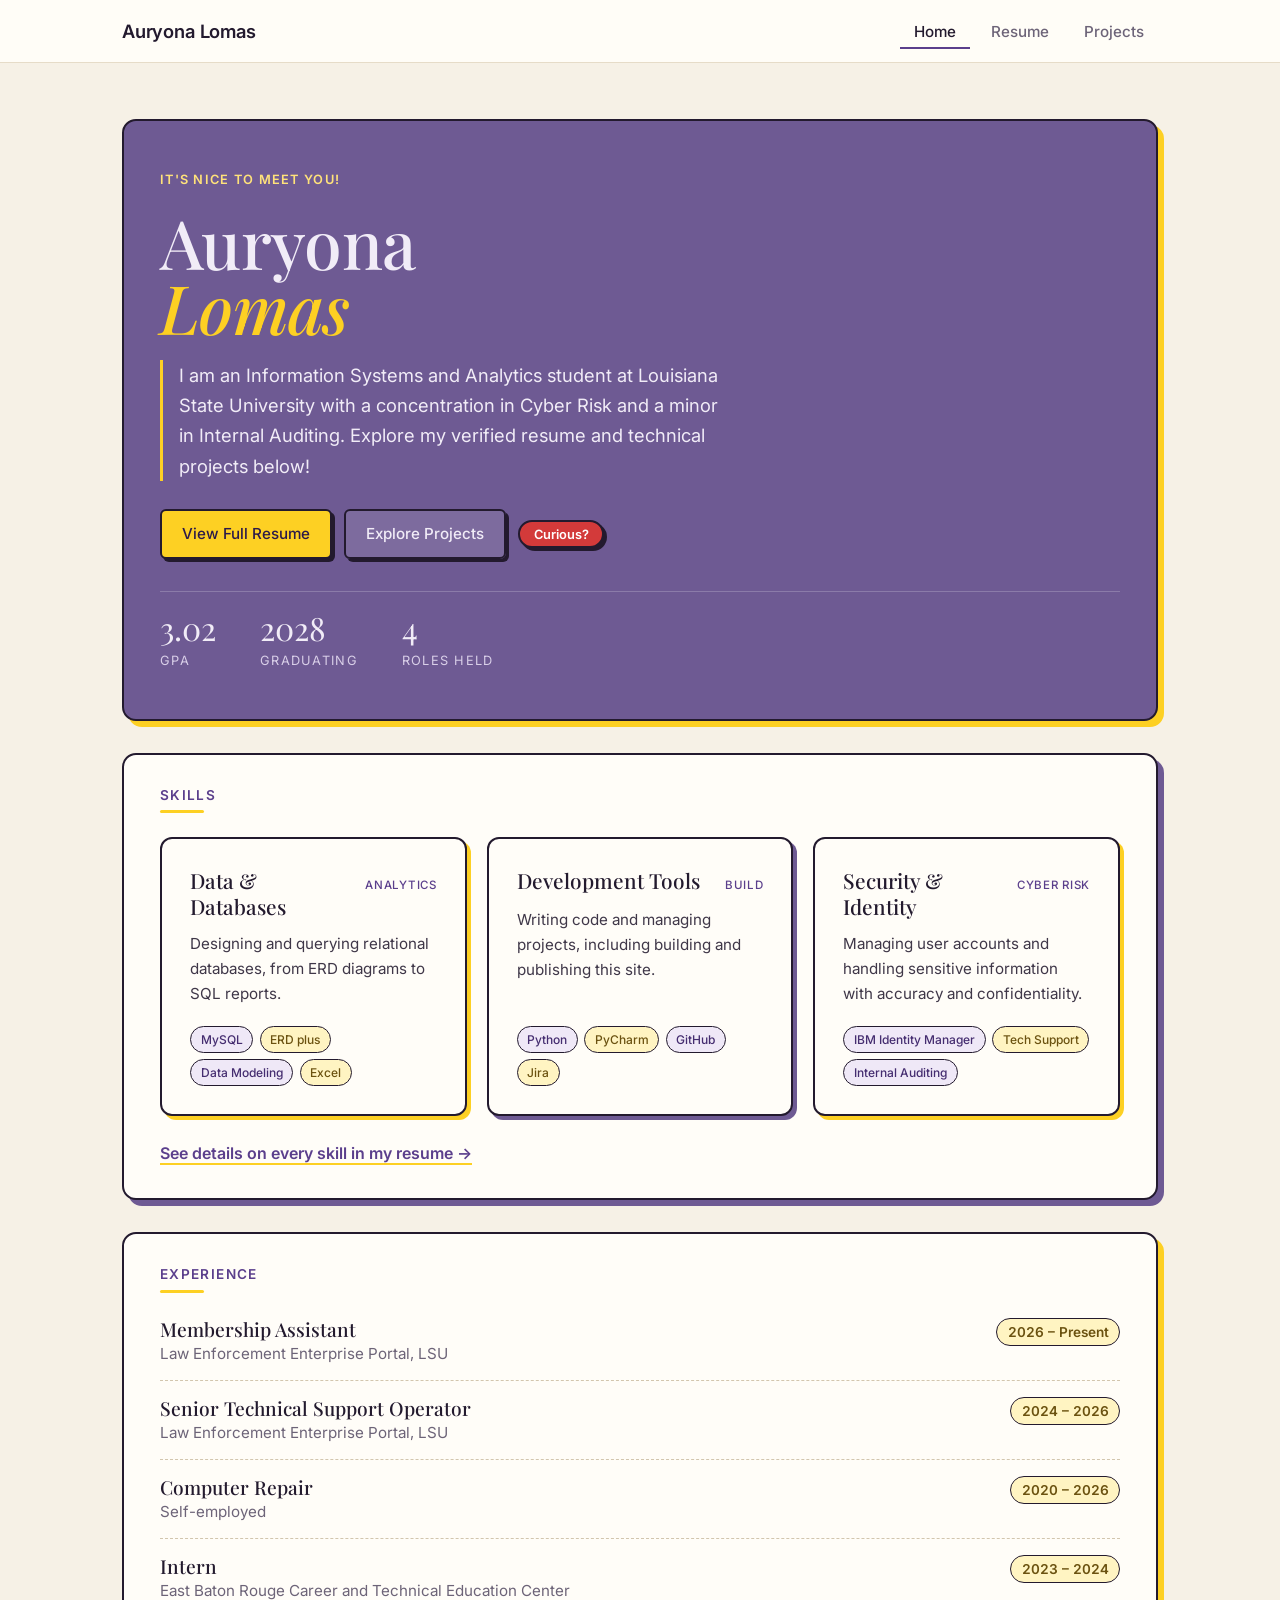
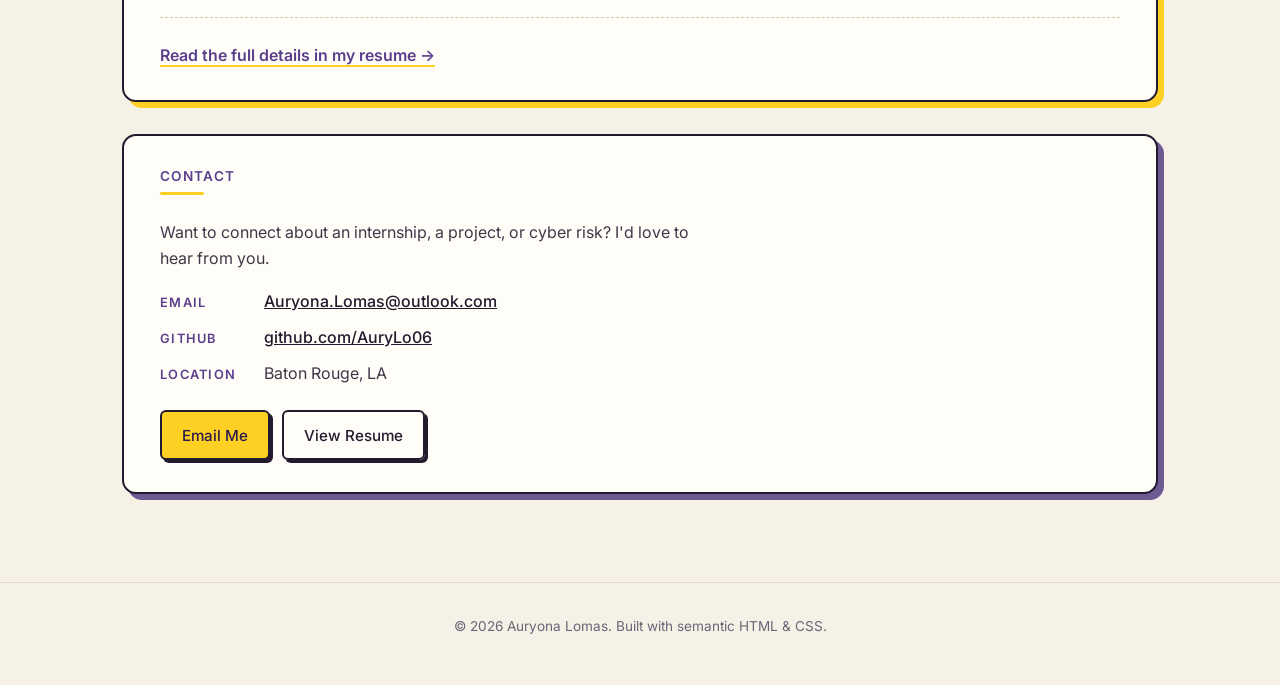
<file: index.html>
<!DOCTYPE html>
<html lang="en">

<head>
  <meta charset="UTF-8">
  <meta name="viewport" content="width=device-width, initial-scale=1.0">
  <meta name="description"
    content="Personal portfolio of Auryona Lomas - LSU Information Systems and Analytics student specializing in Cyber Risk.">
  <title>Auryona Lomas | Personal Portfolio</title>
  <link rel="preconnect" href="https://fonts.googleapis.com">
  <link rel="preconnect" href="https://fonts.gstatic.com" crossorigin>
  <link href="https://fonts.googleapis.com/css2?family=Inter:wght@400;500;600;700&family=Playfair+Display:ital,wght@0,500;1,500&display=swap" rel="stylesheet">
  <link rel="icon" href="favicon.svg" type="image/svg+xml">
  <link rel="stylesheet" href="styles.css">
</head>

<body>

  <!-- Navigation Bar -->
  <header>
    <div class="nav-container">
      <a href="index.html" class="brand">Auryona<span>Lomas</span></a>
      <nav aria-label="Main Navigation">
        <ul>
          <li><a href="index.html" class="active">Home</a></li>
          <li><a href="resume.html">Resume</a></li>
          <li><a href="project.html">Projects</a></li>
        </ul>
      </nav>
    </div>
  </header>

  <!-- Main Content -->
  <main>
    <!-- Hero Section -->
    <section class="hero" id="profile" aria-label="Profile">
      <span class="hero-tag">It's nice to meet you!</span>
      <h1 class="hero-name">Auryona<br><em>Lomas</em></h1>
      <p>
        I am an Information Systems and Analytics student at Louisiana State University with a concentration in
        Cyber Risk and a minor in Internal Auditing. Explore my verified resume and technical projects below!
      </p>
      <div class="btn-group">
        <a href="resume.html" class="btn btn-primary">View Full Resume</a>
        <a href="project.html" class="btn btn-secondary">Explore Projects</a>
        <button type="button" class="no-btn" id="no-btn" aria-haspopup="dialog">Curious?</button>
      </div>
      <dl class="hero-stats">
        <div><dt>GPA</dt><dd>3.02</dd></div>
        <div><dt>Graduating</dt><dd>2028</dd></div>
        <div><dt>Roles held</dt><dd>4</dd></div>
      </dl>
    </section>

    <!-- "Curious?" pop-up with personal facts -->
    <dialog class="facts-dialog" id="facts-dialog" aria-labelledby="facts-title">
      <button type="button" class="facts-close" id="facts-close" aria-label="Close">&times;</button>
      <h2 class="facts-title" id="facts-title">You clicked the button. Bold choice.</h2>
      <p class="facts-intro">Here are some personal facts about me:</p>
      <ul class="facts-list">
        <li>My favorite artists include Pierce the Veil, Childish Gambino, and Heathers: The Musical.</li>
        <li>I have a growing Pok&eacute;mon card collection that features the Trainer and Galarian Gallery card sets!</li>
        <li>I volunteer with BREC, Baton Rouge's parks and recreation system.</li>
      </ul>
    </dialog>

    <!-- Skills Section -->
    <section id="skills">
      <h2>Skills</h2>
      <div class="grid-cards">
        <div class="card">
          <div class="card-header">
            <h3 class="card-title">Data &amp; Databases</h3>
            <span class="badge">Analytics</span>
          </div>
          <p class="card-body">Designing and querying relational databases, from ERD diagrams to SQL reports.</p>
          <div class="card-tags">
            <span class="tag">MySQL</span>
            <span class="tag">ERD plus</span>
            <span class="tag">Data Modeling</span>
            <span class="tag">Excel</span>
          </div>
        </div>

        <div class="card">
          <div class="card-header">
            <h3 class="card-title">Development Tools</h3>
            <span class="badge">Build</span>
          </div>
          <p class="card-body">Writing code and managing projects, including building and publishing this site.</p>
          <div class="card-tags">
            <span class="tag">Python</span>
            <span class="tag">PyCharm</span>
            <span class="tag">GitHub</span>
            <span class="tag">Jira</span>
          </div>
        </div>

        <div class="card">
          <div class="card-header">
            <h3 class="card-title">Security &amp; Identity</h3>
            <span class="badge">Cyber Risk</span>
          </div>
          <p class="card-body">Managing user accounts and handling sensitive information with accuracy and confidentiality.</p>
          <div class="card-tags">
            <span class="tag">IBM Identity Manager</span>
            <span class="tag">Tech Support</span>
            <span class="tag">Internal Auditing</span>
          </div>
        </div>
      </div>
      <p class="section-link"><a href="resume.html#skills">See details on every skill in my resume &rarr;</a></p>
    </section>

    <!-- Experience Section -->
    <section id="experience">
      <h2>Experience</h2>
      <ul class="summary-list">
        <li>
          <div>
            <h3 class="summary-title">Membership Assistant</h3>
            <p class="summary-org">Law Enforcement Enterprise Portal, LSU</p>
          </div>
          <span class="summary-date">2026 &ndash; Present</span>
        </li>
        <li>
          <div>
            <h3 class="summary-title">Senior Technical Support Operator</h3>
            <p class="summary-org">Law Enforcement Enterprise Portal, LSU</p>
          </div>
          <span class="summary-date">2024 &ndash; 2026</span>
        </li>
        <li>
          <div>
            <h3 class="summary-title">Computer Repair</h3>
            <p class="summary-org">Self-employed</p>
          </div>
          <span class="summary-date">2020 &ndash; 2026</span>
        </li>
        <li>
          <div>
            <h3 class="summary-title">Intern</h3>
            <p class="summary-org">East Baton Rouge Career and Technical Education Center</p>
          </div>
          <span class="summary-date">2023 &ndash; 2024</span>
        </li>
      </ul>
      <p class="section-link"><a href="resume.html#experience">Read the full details in my resume &rarr;</a></p>
    </section>

    <!-- Contact Section -->
    <section id="contact">
      <h2>Contact</h2>
      <p class="contact-intro">Want to connect about an internship, a project, or cyber risk? I'd love to hear from you.</p>
      <ul class="contact-list">
        <li><span class="contact-label">Email</span><a href="mailto:Auryona.Lomas@outlook.com">Auryona.Lomas@outlook.com</a></li>
        <li><span class="contact-label">GitHub</span><a href="https://github.com/AuryLo06">github.com/AuryLo06</a></li>
        <li><span class="contact-label">Location</span><span>Baton Rouge, LA</span></li>
      </ul>
      <div class="btn-group">
        <a href="mailto:Auryona.Lomas@outlook.com" class="btn btn-primary">Email Me</a>
        <a href="resume.html" class="btn btn-secondary">View Resume</a>
      </div>
    </section>
  </main>

  <!-- Footer -->
  <footer>
    <p>&copy; 2026 Auryona Lomas. Built with semantic HTML &amp; CSS.</p>
  </footer>

  <script>
    // "Curious?" button: opens the floating facts box. Esc, the X, or clicking outside closes it.
    const factsDialog = document.getElementById('facts-dialog');

    document.getElementById('no-btn').addEventListener('click', () => {
      factsDialog.showModal();
    });

    document.getElementById('facts-close').addEventListener('click', () => {
      factsDialog.close();
    });

    factsDialog.addEventListener('click', (event) => {
      if (event.target === factsDialog) {
        factsDialog.close();
      }
    });
  </script>

</body>

</html>
</file>
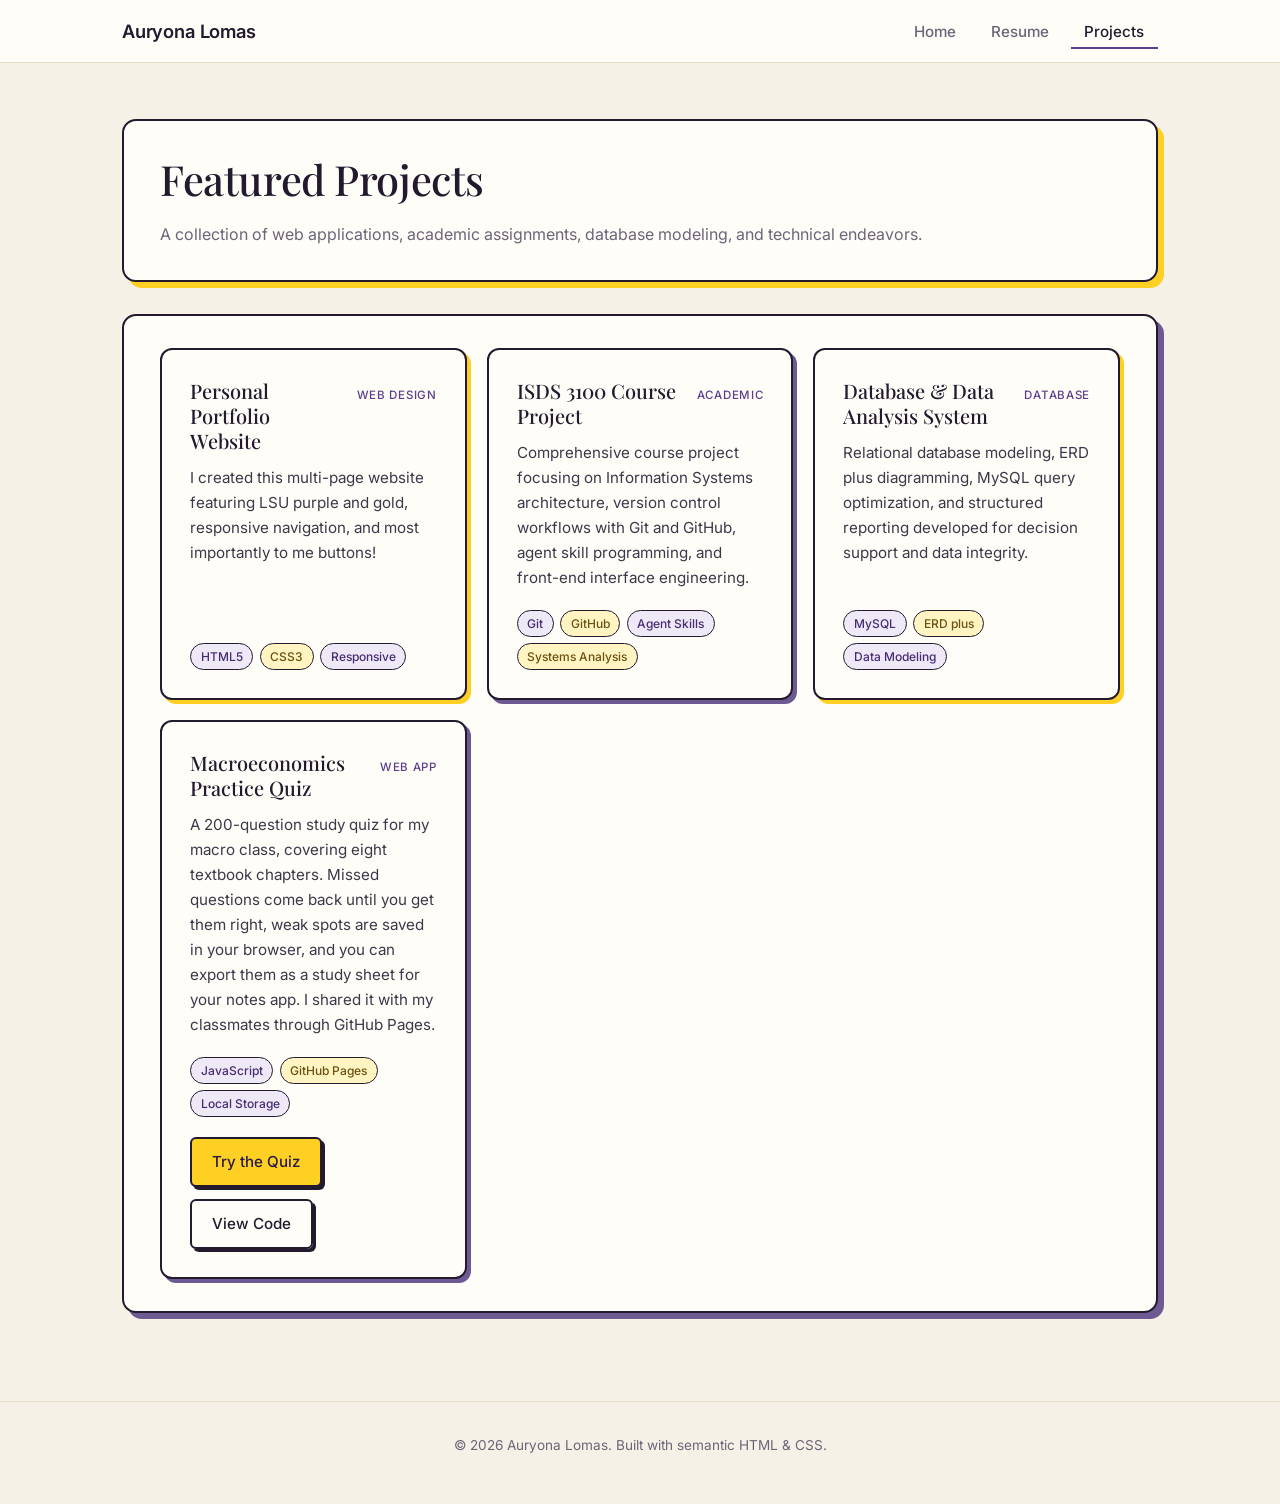
<file: project.html>
<!DOCTYPE html>
<html lang="en">
<head>
  <meta charset="UTF-8">
  <meta name="viewport" content="width=device-width, initial-scale=1.0">
  <meta name="description" content="Showcase of projects, course assignments, and development work by Auryona Lomas.">
  <title>Projects | Auryona Lomas</title>
  <link rel="preconnect" href="https://fonts.googleapis.com">
  <link rel="preconnect" href="https://fonts.gstatic.com" crossorigin>
  <link href="https://fonts.googleapis.com/css2?family=Inter:wght@400;500;600;700&family=Playfair+Display:ital,wght@0,500;1,500&display=swap" rel="stylesheet">
  <link rel="icon" href="favicon.svg" type="image/svg+xml">
  <link rel="stylesheet" href="styles.css">
</head>
<body>

  <!-- Navigation Bar -->
  <header>
    <div class="nav-container">
      <a href="index.html" class="brand">Auryona<span>Lomas</span></a>
      <nav aria-label="Main Navigation">
        <ul>
          <li><a href="index.html">Home</a></li>
          <li><a href="resume.html">Resume</a></li>
          <li><a href="project.html" class="active">Projects</a></li>
        </ul>
      </nav>
    </div>
  </header>

  <!-- Main Content -->
  <main>
    <section class="projects-header">
      <h1>Featured Projects</h1>
      <p style="color: var(--text-light);">
        A collection of web applications, academic assignments, database modeling, and technical endeavors.
      </p>
    </section>

    <!-- Projects Grid -->
    <section id="projects-grid">
      <div class="grid-cards">
        
        <!-- Project Card 1 -->
        <article class="card">
          <div class="card-header">
            <h2 class="card-title" style="font-size: 1.25rem;">Personal Portfolio Website</h2>
            <span class="badge">Web Design</span>
          </div>
          <p class="card-body">
            I created this multi-page website featuring LSU purple and gold, responsive navigation, and most
            importantly to me buttons!
          </p>
          <div class="card-tags">
            <span class="tag">HTML5</span>
            <span class="tag">CSS3</span>
            <span class="tag">Responsive</span>
          </div>
        </article>

        <!-- Project Card 2 -->
        <article class="card">
          <div class="card-header">
            <h2 class="card-title" style="font-size: 1.25rem;">ISDS 3100 Course Project</h2>
            <span class="badge">Academic</span>
          </div>
          <p class="card-body">
            Comprehensive course project focusing on Information Systems architecture, version control workflows
            with Git and GitHub, agent skill programming, and front-end interface engineering.
          </p>
          <div class="card-tags">
            <span class="tag">Git</span>
            <span class="tag">GitHub</span>
            <span class="tag">Agent Skills</span>
            <span class="tag">Systems Analysis</span>
          </div>
        </article>

        <!-- Project Card 3 -->
        <article class="card">
          <div class="card-header">
            <h2 class="card-title" style="font-size: 1.25rem;">Database &amp; Data Analysis System</h2>
            <span class="badge">Database</span>
          </div>
          <p class="card-body">
            Relational database modeling, ERD plus diagramming, MySQL query optimization, and structured reporting 
            developed for decision support and data integrity.
          </p>
          <div class="card-tags">
            <span class="tag">MySQL</span>
            <span class="tag">ERD plus</span>
            <span class="tag">Data Modeling</span>
          </div>
        </article>

        <!-- Project Card 4 -->
        <article class="card">
          <div class="card-header">
            <h2 class="card-title" style="font-size: 1.25rem;">Macroeconomics Practice Quiz</h2>
            <span class="badge">Web App</span>
          </div>
          <p class="card-body">
            A 200-question study quiz for my macro class, covering eight textbook chapters. Missed questions come back
            until you get them right, weak spots are saved in your browser, and you can export them as a study sheet
            for your notes app. I shared it with my classmates through GitHub Pages.
          </p>
          <div class="card-tags">
            <span class="tag">JavaScript</span>
            <span class="tag">GitHub Pages</span>
            <span class="tag">Local Storage</span>
          </div>
          <div class="btn-group card-links">
            <a href="https://aurylo06.github.io/Study_Code/" class="btn btn-primary" target="_blank" rel="noopener">Try the Quiz</a>
            <a href="https://github.com/AuryLo06/Study_Code" class="btn btn-secondary" target="_blank" rel="noopener">View Code</a>
          </div>
        </article>

      </div>
    </section>
  </main>

  <!-- Footer -->
  <footer>
    <p>&copy; 2026 Auryona Lomas. Built with semantic HTML &amp; CSS.</p>
  </footer>

</body>
</html>
</file>
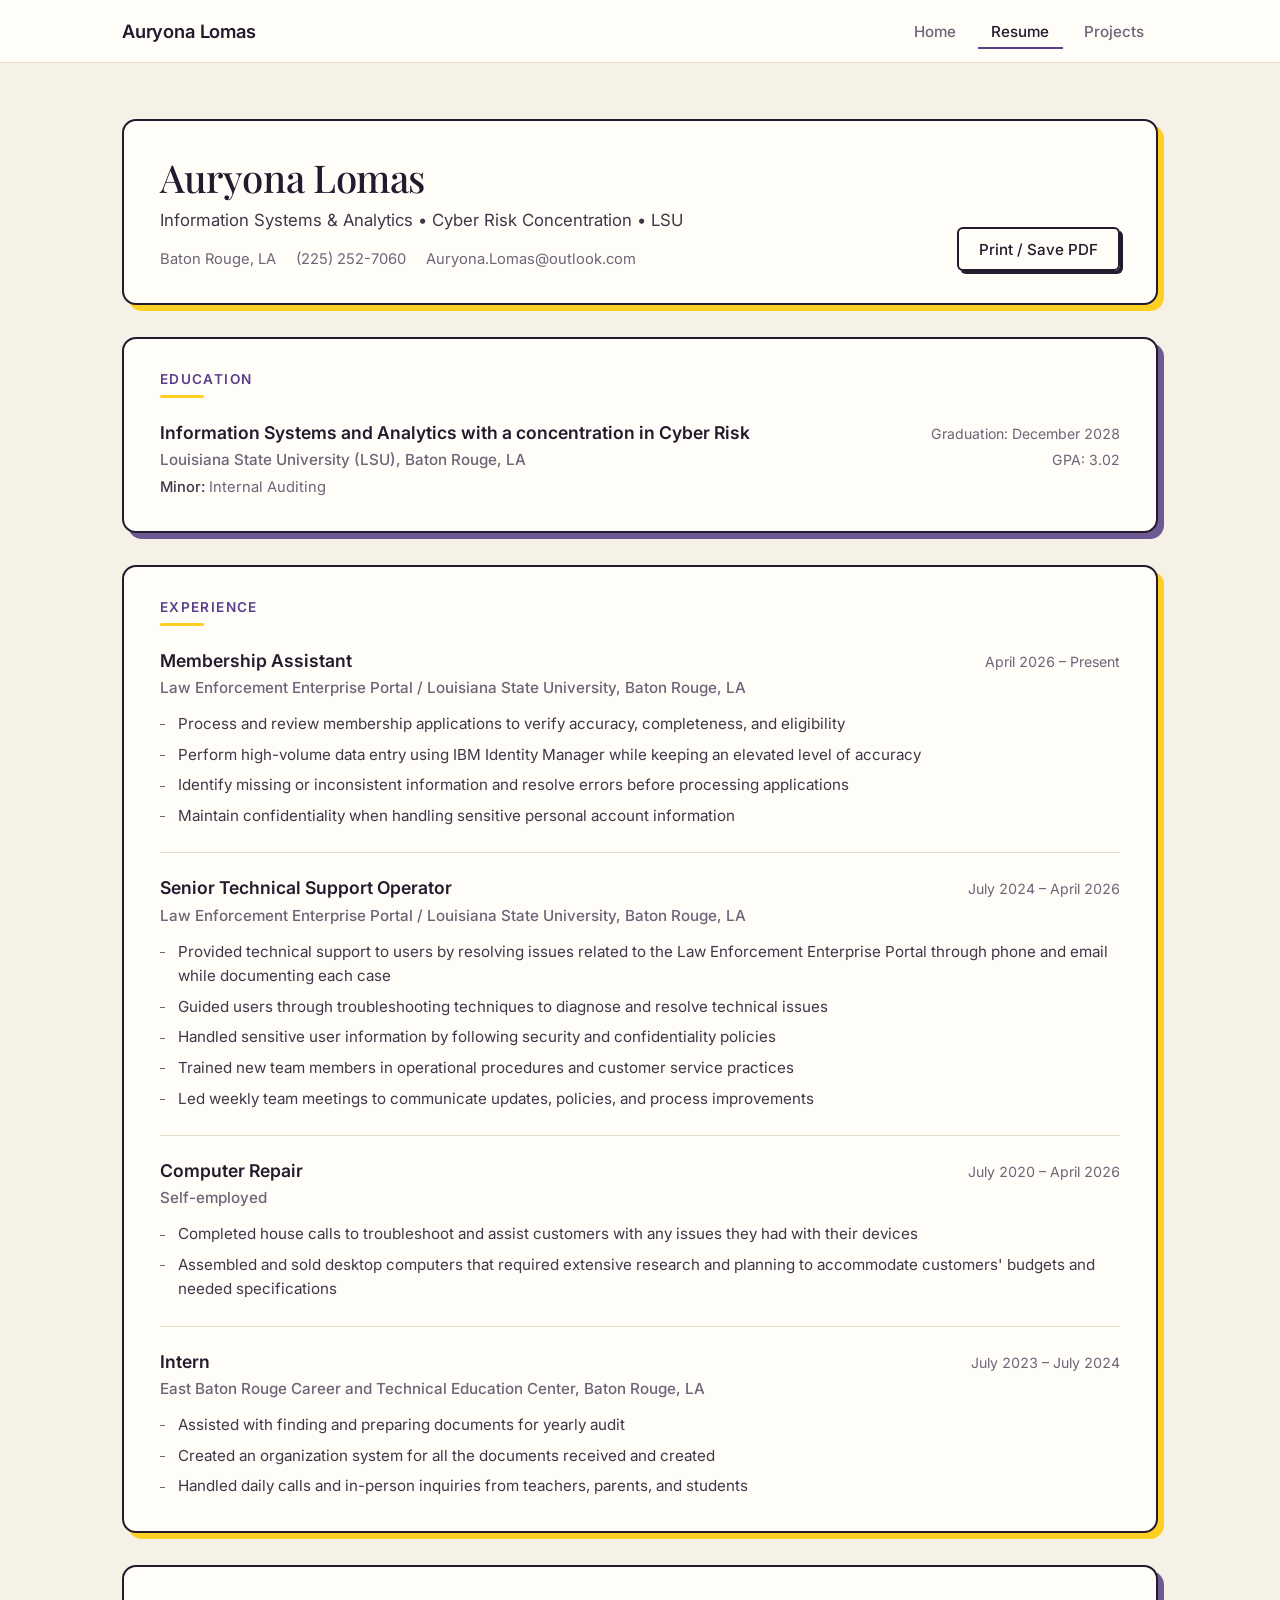
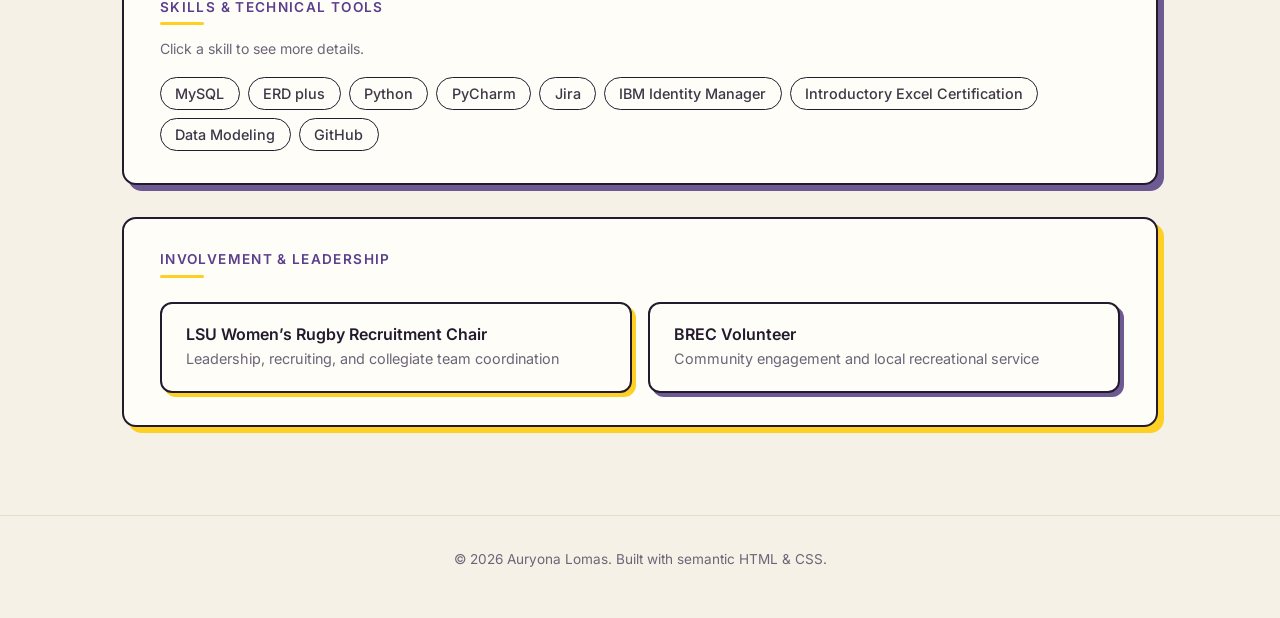
<file: resume.html>
<!DOCTYPE html>
<html lang="en">
<head>
  <meta charset="UTF-8">
  <meta name="viewport" content="width=device-width, initial-scale=1.0">
  <meta name="description" content="Resume of Auryona Lomas - Information Systems & Analytics student at LSU with concentration in Cyber Risk.">
  <title>Resume | Auryona Lomas</title>
  <link rel="preconnect" href="https://fonts.googleapis.com">
  <link rel="preconnect" href="https://fonts.gstatic.com" crossorigin>
  <link href="https://fonts.googleapis.com/css2?family=Inter:wght@400;500;600;700&family=Playfair+Display:ital,wght@0,500;1,500&display=swap" rel="stylesheet">
  <link rel="icon" href="favicon.svg" type="image/svg+xml">
  <link rel="stylesheet" href="styles.css">
</head>
<body>

  <!-- Navigation Bar -->
  <header>
    <div class="nav-container">
      <a href="index.html" class="brand">Auryona<span>Lomas</span></a>
      <nav aria-label="Main Navigation">
        <ul>
          <li><a href="index.html">Home</a></li>
          <li><a href="resume.html" class="active">Resume</a></li>
          <li><a href="project.html">Projects</a></li>
        </ul>
      </nav>
    </div>
  </header>

  <!-- Main Content -->
  <main>
    <!-- Resume Header Profile Card -->
    <section class="resume-header-card">
      <div class="resume-profile-info">
        <h1>Auryona Lomas</h1>
        <p class="resume-profile-tagline">Information Systems &amp; Analytics &bull; Cyber Risk Concentration &bull; LSU</p>
        <div class="resume-contact-bar">
          <span class="resume-contact-item">
            Baton Rouge, LA
          </span>
          <a href="tel:2252527060" class="resume-contact-item">
            (225) 252-7060
          </a>
          <a href="mailto:Auryona.Lomas@outlook.com" class="resume-contact-item">
            Auryona.Lomas@outlook.com
          </a>
        </div>
      </div>
      <div class="resume-actions no-print">
        <button onclick="window.print()" class="btn btn-secondary">Print / Save PDF</button>
      </div>
    </section>

    <!-- Education Section -->
    <section class="resume-section" id="education">
      <h2>Education</h2>
      <div class="education-card">
        <div class="education-main">
          <h3>Information Systems and Analytics with a concentration in Cyber Risk</h3>
          <p class="education-school">Louisiana State University (LSU), Baton Rouge, LA</p>
          <p class="education-minor"><strong>Minor:</strong> Internal Auditing</p>
        </div>
        <div class="education-meta">
          <span class="timeline-date">Graduation: December 2028</span>
          <span class="badge-gpa">GPA: 3.02</span>
        </div>
      </div>
    </section>

    <!-- Experience Section -->
    <section class="resume-section" id="experience">
      <h2>Experience</h2>
      <div class="timeline">

        <!-- Position 1 -->
        <div class="timeline-item">
          <h3 class="timeline-title">Membership Assistant</h3>
          <p class="timeline-subtitle">Law Enforcement Enterprise Portal / Louisiana State University, Baton Rouge, LA</p>
          <span class="timeline-date">April 2026 &ndash; Present</span>
          <ul class="resume-list">
            <li>Process and review membership applications to verify accuracy, completeness, and eligibility</li>
            <li>Perform high-volume data entry using IBM Identity Manager while keeping an elevated level of accuracy</li>
            <li>Identify missing or inconsistent information and resolve errors before processing applications</li>
            <li>Maintain confidentiality when handling sensitive personal account information</li>
          </ul>
        </div>

        <!-- Position 2 -->
        <div class="timeline-item">
          <h3 class="timeline-title">Senior Technical Support Operator</h3>
          <p class="timeline-subtitle">Law Enforcement Enterprise Portal / Louisiana State University, Baton Rouge, LA</p>
          <span class="timeline-date">July 2024 &ndash; April 2026</span>
          <ul class="resume-list">
            <li>Provided technical support to users by resolving issues related to the Law Enforcement Enterprise Portal through phone and email while documenting each case</li>
            <li>Guided users through troubleshooting techniques to diagnose and resolve technical issues</li>
            <li>Handled sensitive user information by following security and confidentiality policies</li>
            <li>Trained new team members in operational procedures and customer service practices</li>
            <li>Led weekly team meetings to communicate updates, policies, and process improvements</li>
          </ul>
        </div>

        <!-- Position 3 -->
        <div class="timeline-item">
          <h3 class="timeline-title">Computer Repair</h3>
          <p class="timeline-subtitle">Self-employed</p>
          <span class="timeline-date">July 2020 &ndash; April 2026</span>
          <ul class="resume-list">
            <li>Completed house calls to troubleshoot and assist customers with any issues they had with their devices</li>
            <li>Assembled and sold desktop computers that required extensive research and planning to accommodate customers' budgets and needed specifications</li>
          </ul>
        </div>

        <!-- Position 4 -->
        <div class="timeline-item">
          <h3 class="timeline-title">Intern</h3>
          <p class="timeline-subtitle">East Baton Rouge Career and Technical Education Center, Baton Rouge, LA</p>
          <span class="timeline-date">July 2023 &ndash; July 2024</span>
          <ul class="resume-list">
            <li>Assisted with finding and preparing documents for yearly audit</li>
            <li>Created an organization system for all the documents received and created</li>
            <li>Handled daily calls and in-person inquiries from teachers, parents, and students</li>
          </ul>
        </div>

      </div>
    </section>

    <!-- Skills Section -->
    <section class="resume-section" id="skills">
      <h2>Skills &amp; Technical Tools</h2>
      <p class="skills-hint">Click a skill to see more details.</p>
      <div class="skills-list">
        <button type="button" class="skill-chip" aria-expanded="false" aria-controls="skill-detail"
          data-detail="Writing SQL queries to create, query, and manage relational databases, including joins, filtering, and aggregate reporting.">MySQL</button>
        <button type="button" class="skill-chip" aria-expanded="false" aria-controls="skill-detail"
          data-detail="Designing entity-relationship diagrams to plan a database's entities, attributes, keys, and relationships before building it in MySQL.">ERD plus</button>
        <button type="button" class="skill-chip" aria-expanded="false" aria-controls="skill-detail"
          data-detail="Writing scripts for data handling and automation using variables, loops, functions, and file processing.">Python</button>
        <button type="button" class="skill-chip" aria-expanded="false" aria-controls="skill-detail"
          data-detail="My main code editor for building this website and writing Python and SQL, including its built-in Git integration.">PyCharm</button>
        <button type="button" class="skill-chip" aria-expanded="false" aria-controls="skill-detail"
          data-detail="Tracking tasks and tickets in an agile workflow: creating issues, updating their status, and following work across a board.">Jira</button>
        <button type="button" class="skill-chip" aria-expanded="false" aria-controls="skill-detail"
          data-detail="Used as a Membership Assistant for high-volume data entry and account management on the Law Enforcement Enterprise Portal, with a focus on accuracy.">IBM Identity Manager</button>
        <button type="button" class="skill-chip" aria-expanded="false" aria-controls="skill-detail"
          data-detail="Certified in core Excel skills: formulas and functions, formatting, sorting and filtering, and building basic charts.">Introductory Excel Certification</button>
        <button type="button" class="skill-chip" aria-expanded="false" aria-controls="skill-detail"
          data-detail="Turning business requirements into structured data designs by identifying entities and relationships and normalizing tables to reduce redundancy.">Data Modeling</button>
        <button type="button" class="skill-chip" aria-expanded="false" aria-controls="skill-detail"
          data-detail="Version control for my projects, including this site: committing changes, pushing to a remote repository, and publishing with GitHub Pages.">GitHub</button>
      </div>
      <div class="skill-detail" id="skill-detail" aria-live="polite" hidden>
        <h3 class="skill-detail-title"></h3>
        <p class="skill-detail-text"></p>
      </div>
    </section>

    <!-- Involvement Section -->
    <section class="resume-section" id="involvement">
      <h2>Involvement &amp; Leadership</h2>
      <div class="involvement-grid">
        <div class="involvement-card">
          <div class="involvement-info">
            <h4>LSU Women’s Rugby Recruitment Chair</h4>
            <p>Leadership, recruiting, and collegiate team coordination</p>
          </div>
        </div>
        <div class="involvement-card">
          <div class="involvement-info">
            <h4>BREC Volunteer</h4>
            <p>Community engagement and local recreational service</p>
          </div>
        </div>
      </div>
    </section>

  </main>

  <!-- Footer -->
  <footer>
    <p>&copy; 2026 Auryona Lomas. Built with semantic HTML &amp; CSS.</p>
  </footer>

  <script>
    // Skill chips: clicking one shows its details in the gold panel; clicking it again hides the panel.
    const chips = document.querySelectorAll('.skill-chip');
    const panel = document.getElementById('skill-detail');
    const panelTitle = panel.querySelector('.skill-detail-title');
    const panelText = panel.querySelector('.skill-detail-text');

    chips.forEach(chip => {
      chip.addEventListener('click', () => {
        const isOpen = chip.getAttribute('aria-expanded') === 'true';
        chips.forEach(c => c.setAttribute('aria-expanded', 'false'));

        if (isOpen) {
          panel.hidden = true;
          return;
        }

        chip.setAttribute('aria-expanded', 'true');
        panelTitle.textContent = chip.textContent;
        panelText.textContent = chip.dataset.detail;
        panel.hidden = false;
      });
    });
  </script>

</body>
</html>
</file>
<file: styles.css>
/* ==========================================================================
   Editorial LSU Design System
   Cream page, a soft-purple feature box on the home page, LSU purple and gold accents.
   Change the Accent / Feature variables to re-theme the site.
   ========================================================================== */

:root {
  /* LSU accents */
  --gold: #fdd023;               /* LSU gold: accent lines, primary buttons */
  --on-gold: #2b1a4a;            /* Deep purple text on gold */
  --accent: #5b3f8c;             /* Soft LSU purple: labels, links, active states */
  --accent-strong: #452d70;      /* Deeper purple for hover and tag text */
  --accent-light: #efe8f7;       /* Lavender tint for tags, selected skills, facts */
  --accent-border: #d8cbeb;      /* Lavender border for tinted elements */
  --on-accent: #ffffff;          /* Text on solid purple */

  /* Soft-purple feature box (home page intro) */
  --feature: #6e5a93;            /* Muted, softer LSU purple */
  --feature-border: #5f4d82;
  --feature-text: #f1ecf7;
  --feature-muted: #d9cfe8;
  --feature-gold: #ffe27a;       /* Lighter gold that stays readable on the purple */

  /* Butter yellow tint (pairs with the lavender tint) */
  --butter: #fff4c2;
  --butter-text: #6b5210;

  /* Neutrals */
  --bg: #f6f1e6;                 /* Warm cream page background */
  --surface: #fffdf8;            /* Section containers */
  --surface-inset: #f9f5ec;      /* Cards nested inside sections */
  --heading: #231a2e;            /* Headings */
  --text: #3f3748;               /* Body text */
  --text-light: #6d6478;         /* Secondary text */
  --border: #e6dcc8;             /* Default outline */
  --border-light: #d2c6ae;       /* Hover/emphasis outline */

  --shadow-sm: 0 1px 3px rgba(60, 50, 30, 0.06);
  --radius: 6px;
  --radius-lg: 10px;
  --transition: color 0.15s ease, background-color 0.15s ease, border-color 0.15s ease;
  --font-family: 'Inter', system-ui, -apple-system, BlinkMacSystemFont, 'Segoe UI', Roboto, sans-serif;
  --font-display: 'Playfair Display', Georgia, 'Times New Roman', serif;
}

*, *::before, *::after {
  box-sizing: border-box;
  margin: 0;
  padding: 0;
}

html {
  background-color: var(--bg);
  scroll-behavior: smooth;
}

body {
  font-family: var(--font-family);
  background-color: var(--bg);
  color: var(--text);
  line-height: 1.65;
  min-height: 100vh;
  display: flex;
  flex-direction: column;
}

a {
  color: var(--accent);
}

/* ==========================================================================
   Header & Navigation
   ========================================================================== */

header {
  background: rgba(255, 253, 248, 0.95);
  backdrop-filter: blur(8px);
  position: sticky;
  top: 0;
  z-index: 1000;
  border-bottom: 1px solid var(--border);
}

.nav-container {
  max-width: 1100px;
  margin: 0 auto;
  padding: 1rem 2rem;
  display: flex;
  justify-content: space-between;
  align-items: center;
}

.brand {
  font-size: 1.15rem;
  font-weight: 600;
  color: var(--heading);
  text-decoration: none;
  letter-spacing: -0.01em;
  display: flex;
  align-items: center;
  gap: 0.3rem;
}

.brand span {
  color: var(--heading);
}

nav ul {
  display: flex;
  list-style: none;
  gap: 0.5rem;
}

nav a {
  text-decoration: none;
  color: var(--text-light);
  font-weight: 500;
  font-size: 0.95rem;
  padding: 0.5rem 0.85rem;
  border-radius: var(--radius);
  transition: var(--transition);
}

nav a:hover {
  color: var(--heading);
}

nav a.active {
  color: var(--heading);
  box-shadow: inset 0 -2px 0 var(--accent);
  border-radius: 0;
}

/* ==========================================================================
   Layout & Typography
   ========================================================================== */

main {
  flex: 1;
  max-width: 1100px;
  width: 100%;
  margin: 0 auto;
  padding: 3.5rem 2rem;
}

h1, h2, h3, h4 {
  color: var(--heading);
  font-weight: 600;
  line-height: 1.25;
}

h1 {
  font-family: var(--font-display);
  font-weight: 500;
  font-size: 2.6rem;
  margin-bottom: 1rem;
  letter-spacing: -0.01em;
}

/* Section headings: small uppercase label with a hairline rule */
h2 {
  font-size: 0.85rem;
  font-weight: 600;
  text-transform: uppercase;
  letter-spacing: 0.1em;
  color: var(--accent);
  padding-bottom: 0.6rem;
  margin-bottom: 1.5rem;
  border-bottom: 1px solid var(--border);
}

p {
  margin-bottom: 1rem;
}

/* Every top-level section sits in its own outlined container */
main > section {
  background: var(--surface);
  border: 1px solid var(--border);
  border-radius: var(--radius-lg);
  padding: 2rem 2.25rem;
  margin-bottom: 1.5rem;
  box-shadow: var(--shadow-sm);
}

main > section > :last-child {
  margin-bottom: 0;
}

/* ==========================================================================
   Hero Section
   ========================================================================== */

main > section.hero {
  background: var(--feature);
  border-color: var(--feature-border);
  color: var(--feature-text);
}

.hero {
  padding: 3rem 2.25rem;
  display: flex;
  flex-direction: column;
  align-items: flex-start;
  gap: 1.25rem;
}

.hero-name {
  font-size: 4.25rem;
  line-height: 0.95;
  margin-bottom: 0;
}

.hero .hero-name {
  color: var(--feature-text);
}

.hero-name em {
  color: var(--gold);
}

.hero-tag {
  font-size: 0.8rem;
  font-weight: 600;
  text-transform: uppercase;
  letter-spacing: 0.1em;
  color: var(--feature-gold);
}

.hero p {
  font-size: 1.15rem;
  color: var(--feature-text);
  max-width: 560px;
  margin-bottom: 0.5rem;
  padding-left: 1rem;
  border-left: 3px solid var(--gold);
}

/* Stats row under the intro */
.hero-stats {
  display: flex;
  flex-wrap: wrap;
  gap: 1.5rem 2.75rem;
  width: 100%;
  margin-top: 0.75rem;
  padding-top: 1.25rem;
  border-top: 1px solid rgba(255, 255, 255, 0.2);
}

.hero-stats dd {
  font-family: var(--font-display);
  font-size: 2rem;
  line-height: 1;
  color: var(--feature-text);
}

.hero-stats dt {
  font-size: 0.8rem;
  text-transform: uppercase;
  letter-spacing: 0.1em;
  color: var(--feature-muted);
  margin-top: 0.35rem;
}

.hero-stats div {
  display: flex;
  flex-direction: column-reverse;
}

/* Visually hidden but still read by screen readers and search engines */
.sr-only {
  position: absolute;
  width: 1px;
  height: 1px;
  padding: 0;
  margin: -1px;
  overflow: hidden;
  clip: rect(0, 0, 0, 0);
  white-space: nowrap;
  border: 0;
}

/* Small red "Curious?" button */
.no-btn {
  align-self: center;
  font-family: inherit;
  font-size: 0.8rem;
  font-weight: 600;
  color: #ffffff;
  background: #d33a3a;
  border: 1px solid #b52c2c;
  border-radius: var(--radius);
  padding: 0.3rem 0.75rem;
  cursor: pointer;
  transition: var(--transition);
}

.no-btn:hover {
  background: #b52c2c;
}

.no-btn:focus-visible {
  outline: 2px solid var(--accent);
  outline-offset: 2px;
}

/* Floating facts box */
.facts-dialog {
  margin: auto;
  max-width: 460px;
  width: calc(100% - 2rem);
  padding: 2rem 2rem 1.75rem;
  background: var(--surface);
  color: var(--text);
  border: 2px solid var(--border-light);
  border-radius: var(--radius-lg);
  box-shadow: 6px 6px 0 var(--feature);
}

.facts-dialog[open] {
  animation: facts-pop 0.25s ease-out;
}

.facts-dialog::backdrop {
  background: rgba(35, 26, 46, 0.45);
}

@keyframes facts-pop {
  from { opacity: 0; transform: scale(0.9) rotate(-2deg); }
  to   { opacity: 1; transform: scale(1) rotate(0); }
}

.facts-close {
  position: absolute;
  top: 0.6rem;
  right: 0.8rem;
  background: none;
  border: none;
  font-size: 1.6rem;
  line-height: 1;
  color: var(--text-light);
  cursor: pointer;
}

.facts-close:hover {
  color: var(--heading);
}

/* Reset the section-heading label style for the pop-up title */
.facts-title {
  font-family: var(--font-display);
  font-weight: 500;
  font-size: 1.5rem;
  text-transform: none;
  letter-spacing: normal;
  color: var(--heading);
  border-bottom: none;
  padding: 0 1.5rem 0 0;
  margin-bottom: 0.5rem;
}

.facts-intro {
  color: var(--text-light);
  margin-bottom: 0.75rem;
}

.facts-list {
  list-style: none;
  display: flex;
  flex-direction: column;
  gap: 0.5rem;
}

.facts-list li {
  background: var(--accent-light);
  border: 1px solid var(--accent-border);
  border-radius: var(--radius);
  padding: 0.6rem 0.85rem;
  color: var(--heading);
  font-size: 0.95rem;
}

.btn-group {
  display: flex;
  gap: 0.75rem;
  flex-wrap: wrap;
}

.btn {
  display: inline-block;
  padding: 0.65rem 1.25rem;
  border-radius: var(--radius);
  font-family: inherit;
  font-size: 0.95rem;
  font-weight: 500;
  text-decoration: none;
  transition: var(--transition);
  cursor: pointer;
  border: 1px solid transparent;
}

/* Primary button: solid accent */
.btn-primary {
  background-color: var(--gold);
  color: var(--on-gold);
  border-color: var(--gold);
}

.btn-primary:hover {
  background-color: var(--feature-gold);
  border-color: var(--feature-gold);
  color: var(--on-gold);
}

/* Secondary button: outline */
.btn-secondary {
  background-color: transparent;
  color: var(--heading);
  border-color: var(--border-light);
}

.btn-secondary:hover {
  border-color: var(--text-light);
  background-color: var(--surface-inset);
}

.hero .btn-secondary {
  color: var(--feature-text);
  border-color: rgba(255, 255, 255, 0.45);
}

.hero .btn-secondary:hover {
  border-color: var(--feature-text);
  background-color: rgba(255, 255, 255, 0.1);
}

/* ==========================================================================
   Cards & Grids
   ========================================================================== */

.grid-cards {
  display: grid;
  grid-template-columns: repeat(auto-fit, minmax(min(300px, 100%), 1fr));
  gap: 1.25rem;
}

.card {
  background: var(--surface-inset);
  border: 1px solid var(--border);
  border-radius: var(--radius);
  padding: 1.75rem;
  transition: var(--transition);
  display: flex;
  flex-direction: column;
}

.card:hover {
  border-color: var(--border-light);
}

.card-header {
  display: flex;
  justify-content: space-between;
  align-items: baseline;
  gap: 1rem;
  margin-bottom: 0.75rem;
}

.card-title {
  font-family: var(--font-display);
  font-weight: 500;
  font-size: 1.3rem;
  color: var(--heading);
  text-transform: none;
  letter-spacing: normal;
  padding-bottom: 0;
  margin-bottom: 0;
  border-bottom: none;
}

.badge {
  font-size: 0.72rem;
  font-weight: 500;
  text-transform: uppercase;
  letter-spacing: 0.06em;
  color: var(--accent);
  white-space: nowrap;
}

.card-body {
  flex: 1;
  color: var(--text);
  font-size: 0.95rem;
  margin-bottom: 1.25rem;
}

.card-tags {
  display: flex;
  flex-wrap: wrap;
  gap: 0.4rem;
  margin-top: auto;
}

.tag {
  color: var(--accent-strong);
  background: var(--accent-light);
  font-size: 0.75rem;
  font-weight: 500;
  padding: 0.2rem 0.5rem;
  border-radius: 4px;
  border: 1px solid var(--accent-border);
}

/* ==========================================================================
   Resume Sections
   ========================================================================== */

.timeline {
  display: flex;
  flex-direction: column;
}

/* Divider between jobs */
.timeline-item + .timeline-item {
  border-top: 1px solid var(--border);
  margin-top: 1.5rem;
  padding-top: 1.5rem;
}

.timeline-item {
  display: grid;
  grid-template-columns: 1fr auto;
  column-gap: 1.5rem;
  align-items: baseline;
}

.timeline-title {
  font-size: 1.1rem;
  margin-bottom: 0.2rem;
  color: var(--heading);
  grid-column: 1;
}

.timeline-subtitle {
  font-weight: 500;
  color: var(--text-light);
  font-size: 0.95rem;
  margin-bottom: 0;
  grid-column: 1;
}

/* Dates sit in the right-hand column on wide screens */
.timeline-date {
  font-size: 0.88rem;
  color: var(--text-light);
  font-variant-numeric: tabular-nums;
  white-space: nowrap;
}

.timeline-item .timeline-date {
  grid-column: 2;
  grid-row: 1;
}

.timeline-item .resume-list {
  grid-column: 1 / -1;
}

/* Resume Bullet Lists */
.resume-list {
  list-style: none;
  margin-top: 0.75rem;
  display: flex;
  flex-direction: column;
  gap: 0.4rem;
}

.resume-list li {
  position: relative;
  padding-left: 1.1rem;
  color: var(--text);
  font-size: 0.95rem;
  line-height: 1.6;
}

.resume-list li::before {
  content: '';
  position: absolute;
  left: 0;
  top: 0.8em;
  width: 5px;
  height: 1px;
  background: var(--text-light);
}

/* Resume Profile Header */
.resume-header-card {
  display: flex;
  justify-content: space-between;
  align-items: flex-end;
  flex-wrap: wrap;
  gap: 1.5rem;
}

.resume-profile-info h1 {
  font-size: 2.4rem;
  margin-bottom: 0.35rem;
  color: var(--heading);
}

.resume-profile-tagline {
  color: var(--text);
  font-size: 1.05rem;
  margin-bottom: 0.75rem;
}

.resume-contact-bar {
  display: flex;
  flex-wrap: wrap;
  align-items: center;
  gap: 0.5rem 1.25rem;
}

.resume-contact-item {
  color: var(--text-light);
  font-size: 0.92rem;
  text-decoration: none;
  transition: var(--transition);
}

a.resume-contact-item:hover {
  color: var(--accent);
}

.resume-actions {
  display: flex;
  gap: 0.75rem;
  flex-wrap: wrap;
}

/* Education */
.education-card {
  display: flex;
  justify-content: space-between;
  align-items: baseline;
  flex-wrap: wrap;
  gap: 0.5rem 1.5rem;
}

.education-main h3 {
  font-size: 1.1rem;
  color: var(--heading);
  margin-bottom: 0.2rem;
}

.education-school {
  color: var(--text-light);
  font-weight: 500;
  font-size: 0.95rem;
  margin-bottom: 0.2rem;
}

.education-minor {
  color: var(--text-light);
  font-size: 0.92rem;
  margin-bottom: 0;
}

.education-minor strong {
  color: var(--text);
  font-weight: 500;
}

.education-meta {
  display: flex;
  flex-direction: column;
  align-items: flex-end;
  gap: 0.2rem;
}

.badge-gpa {
  color: var(--text-light);
  font-size: 0.88rem;
}

/* Involvement */
.involvement-grid {
  display: grid;
  grid-template-columns: repeat(auto-fit, minmax(min(280px, 100%), 1fr));
  gap: 1rem;
}

.involvement-card {
  background: var(--surface-inset);
  border: 1px solid var(--border);
  border-radius: var(--radius);
  padding: 1.25rem 1.5rem;
}

.involvement-info h4 {
  font-size: 1rem;
  color: var(--heading);
  margin-bottom: 0.2rem;
}

.involvement-info p {
  font-size: 0.9rem;
  color: var(--text-light);
  margin-bottom: 0;
}

/* Skills */
.skills-list {
  display: flex;
  flex-wrap: wrap;
  gap: 0.5rem;
}

.skill-chip {
  background: var(--surface);
  border: 1px solid var(--border-light);
  color: var(--text);
  padding: 0.45rem 0.9rem;
  border-radius: var(--radius);
  font-weight: 500;
  font-size: 0.9rem;
  transition: var(--transition);
}

.skill-chip:hover {
  border-color: var(--accent);
  color: var(--heading);
}

button.skill-chip {
  font-family: inherit;
  cursor: pointer;
}

.skill-chip:focus-visible {
  outline: 2px solid var(--accent);
  outline-offset: 2px;
}

.skill-chip[aria-expanded="true"] {
  background: var(--accent-light);
  border-color: var(--accent);
  color: var(--accent-strong);
}

.skills-hint {
  font-size: 0.88rem;
  color: var(--text-light);
  margin-top: -0.75rem;
  margin-bottom: 1rem;
}

.skill-detail {
  margin-top: 1rem;
  padding: 1rem 1.25rem;
  background: var(--accent-light);
  border: 1px solid var(--accent-border);
  border-left: 3px solid var(--accent);
  border-radius: 0 var(--radius) var(--radius) 0;
}

.skill-detail-title {
  color: var(--heading);
  font-size: 1rem;
  margin-bottom: 0.3rem;
}

.skill-detail-text {
  color: var(--text);
  font-size: 0.95rem;
  margin-bottom: 0;
}

/* ==========================================================================
   Footer
   ========================================================================== */

footer {
  margin-top: auto;
  border-top: 1px solid var(--border);
  background: var(--bg);
  padding: 2rem;
  text-align: center;
  color: var(--text-light);
  font-size: 0.85rem;
}

/* ==========================================================================
   Home Page Sections (skills, experience, contact)
   ========================================================================== */

.section-link {
  margin-top: 1.5rem;
  font-weight: 600;
}

.section-link a {
  color: var(--accent);
  text-decoration: none;
  border-bottom: 2px solid var(--gold);
}

.section-link a:hover {
  color: var(--accent-strong);
}

.summary-list {
  list-style: none;
}

.summary-list li {
  display: flex;
  justify-content: space-between;
  align-items: baseline;
  gap: 0.5rem 1.5rem;
  padding: 0.9rem 0;
  border-bottom: 1px dashed var(--border-light);
}

.summary-list li:first-child {
  padding-top: 0;
}

.summary-title {
  font-family: var(--font-display);
  font-weight: 500;
  font-size: 1.2rem;
  margin: 0;
}

.summary-org {
  color: var(--text-light);
  font-size: 0.95rem;
  margin: 0;
}

.summary-date {
  flex-shrink: 0;
  font-size: 0.85rem;
  font-weight: 600;
  color: var(--butter-text);
  background: var(--butter);
  border: 1.5px solid var(--heading);
  border-radius: 999px;
  padding: 0.1rem 0.65rem;
  font-variant-numeric: tabular-nums;
}

.contact-intro {
  max-width: 560px;
}

.contact-list {
  list-style: none;
  display: grid;
  gap: 0.6rem;
  margin-bottom: 1.5rem;
}

.contact-list li {
  display: flex;
  flex-wrap: wrap;
  align-items: baseline;
  gap: 0.25rem 1rem;
}

.contact-label {
  min-width: 5.5rem;
  font-size: 0.8rem;
  font-weight: 600;
  text-transform: uppercase;
  letter-spacing: 0.1em;
  color: var(--accent);
}

.contact-list a {
  color: var(--heading);
  font-weight: 500;
  overflow-wrap: anywhere;
}

.contact-list a:hover {
  color: var(--accent);
}

/* ==========================================================================
   Sticker Style
   Bold outlines with solid purple and gold offset shadows, alternating.
   ========================================================================== */

main > section {
  border: 2px solid var(--heading);
  border-radius: 14px;
  box-shadow: 6px 6px 0 var(--gold);
  margin-bottom: 2rem;
}

main > section:nth-of-type(even) {
  box-shadow: 6px 6px 0 var(--feature);
}

main > section.hero {
  border-color: var(--heading);
  box-shadow: 6px 6px 0 var(--gold);
}

/* Section labels get a short gold bar instead of a full rule */
h2 {
  position: relative;
  border-bottom: none;
  padding-bottom: 0.6rem;
}

h2::after {
  content: '';
  position: absolute;
  left: 0;
  bottom: 0;
  width: 44px;
  height: 3px;
  border-radius: 2px;
  background: var(--gold);
}

.card-title::after,
.facts-title::after {
  content: none;
}

/* Cards inside sections */
.card,
.involvement-card {
  background: var(--surface);
  border: 2px solid var(--heading);
  border-radius: 12px;
  box-shadow: 4px 4px 0 var(--gold);
}

.grid-cards > :nth-child(even),
.involvement-grid > :nth-child(even) {
  box-shadow: 4px 4px 0 var(--feature);
}

.card:hover {
  border-color: var(--heading);
}

/* Pill tags, alternating lavender and butter */
.tag {
  background: var(--accent-light);
  color: var(--accent-strong);
  border: 1.5px solid var(--heading);
  border-radius: 999px;
  padding: 0.15rem 0.6rem;
}

.card-tags .tag:nth-child(even) {
  background: var(--butter);
  color: var(--butter-text);
}

/* Buttons: sticker shadow that presses in on click */
.btn,
.no-btn {
  border: 2px solid var(--heading);
  box-shadow: 3px 3px 0 var(--heading);
  transition: transform 0.12s ease, box-shadow 0.12s ease, background-color 0.15s ease, color 0.15s ease;
}

.btn-primary,
.btn-primary:hover,
.btn-secondary,
.btn-secondary:hover,
.no-btn:hover {
  border-color: var(--heading);
}

.btn:hover,
.no-btn:hover {
  transform: translate(1px, 1px);
  box-shadow: 2px 2px 0 var(--heading);
}

.btn:active,
.no-btn:active {
  transform: translate(3px, 3px);
  box-shadow: 0 0 0 var(--heading);
}

.hero .btn-secondary,
.hero .btn-secondary:hover {
  border-color: var(--heading);
  background-color: rgba(255, 255, 255, 0.1);
}

.no-btn {
  border-radius: 999px;
  padding: 0.3rem 0.85rem;
}

/* Skills */
.skill-chip {
  border: 1.5px solid var(--heading);
  border-radius: 999px;
}

.skill-chip:hover {
  border-color: var(--heading);
}

.skill-chip[aria-expanded="true"] {
  border-color: var(--heading);
  box-shadow: 2px 2px 0 var(--gold);
}

.skill-detail {
  background: var(--accent-light);
  border: 2px solid var(--heading);
  border-radius: 12px;
  box-shadow: 4px 4px 0 var(--gold);
}

/* "Curious?" pop-up */
.facts-dialog {
  border: 2px solid var(--heading);
}

.facts-list li {
  border: 1.5px solid var(--heading);
}

.facts-list li:nth-child(even) {
  background: var(--butter);
}

@media (prefers-reduced-motion: reduce) {
  .btn, .no-btn {
    transition: none;
  }
}

/* ==========================================================================
   Print Styles (Optimized Clean Export)
   ========================================================================== */

@media print {
  @page {
    size: letter;
    margin: 0.5in 0.6in;
  }

  html, body {
    background: #ffffff !important;
    color: #1a1a1a !important;
    font-size: 10pt;
    line-height: 1.35;
  }

  * {
    box-shadow: none !important;
  }

  a {
    color: inherit !important;
    text-decoration: none !important;
  }

  /* Only the resume content prints */
  header, footer, .no-print, .resume-actions, .skills-hint, .skill-detail {
    display: none !important;
  }

  main {
    padding: 0 !important;
    max-width: none !important;
  }

  main > section {
    background: none !important;
    border: none !important;
    border-radius: 0 !important;
    padding: 0 !important;
    margin: 0 0 12pt !important;
  }

  /* Header: centered name, one contact line */
  .resume-header-card {
    display: block !important;
    text-align: center;
    margin-bottom: 10pt !important;
  }

  .resume-profile-info h1 {
    font-size: 25pt !important;
    color: #231a2e !important;
    margin: 0 0 2pt !important;
  }

  .resume-profile-tagline {
    font-size: 10pt !important;
    color: #333333 !important;
    margin: 0 0 3pt !important;
  }

  .resume-contact-bar {
    justify-content: center;
    gap: 0 !important;
  }

  .resume-contact-item {
    font-size: 10pt !important;
    color: #333333 !important;
  }

  .resume-contact-item + .resume-contact-item::before {
    content: "|";
    margin: 0 6pt;
    color: #999999;
  }

  /* Section headings: purple label with a thin rule */
  h2 {
    font-family: var(--font-family);
    font-size: 11pt !important;
    letter-spacing: 0.08em;
    color: #461d7c !important;
    border-bottom: 1px solid #b9b0c9 !important;
    padding-bottom: 2pt !important;
    margin-bottom: 5pt !important;
    -webkit-print-color-adjust: exact;
    print-color-adjust: exact;
  }

  h2::after {
    display: none !important;
  }

  h3, h4, .timeline-title {
    color: #1a1a1a !important;
  }

  /* Education: degree on the left, dates and GPA on the right */
  .education-card {
    display: flex !important;
    justify-content: space-between;
    align-items: flex-start !important;
    gap: 12pt !important;
  }

  .education-main h3 {
    font-size: 11pt !important;
    margin: 0 !important;
  }

  .education-school, .education-minor {
    font-size: 10pt !important;
    color: #333333 !important;
    margin: 0 !important;
  }

  .education-meta {
    align-items: flex-end !important;
    gap: 0 !important;
  }

  .education-meta .timeline-date, .badge-gpa {
    font-size: 10pt !important;
    color: #333333 !important;
  }

  /* Experience: title left, dates right, tight bullets */
  .timeline-item {
    display: grid !important;
    grid-template-columns: 1fr auto !important;
    break-inside: avoid;
  }

  .timeline-item + .timeline-item {
    margin-top: 8pt !important;
    padding-top: 0 !important;
    border-top: none !important;
  }

  .timeline-item .timeline-date {
    grid-column: 2 !important;
    grid-row: 1 !important;
    margin: 0 !important;
    font-size: 10pt !important;
    color: #333333 !important;
  }

  .timeline-title {
    font-size: 11pt !important;
    margin: 0 !important;
  }

  .timeline-subtitle {
    font-size: 10pt !important;
    font-style: italic;
    font-weight: 400 !important;
    color: #444444 !important;
  }

  .resume-list {
    margin-top: 2pt !important;
    gap: 0 !important;
  }

  .resume-list li {
    font-size: 10pt !important;
    line-height: 1.4 !important;
    padding-left: 10pt !important;
    color: #222222 !important;
  }

  .resume-list li::before {
    content: "•";
    width: auto;
    height: auto;
    top: 0;
    background: none !important;
    color: #1a1a1a;
  }

  /* Skills: one comma-separated line */
  .skills-list {
    display: block !important;
  }

  .skill-chip {
    display: inline !important;
    background: none !important;
    border: none !important;
    border-radius: 0 !important;
    padding: 0 !important;
    font-size: 10pt !important;
    font-weight: 400 !important;
    color: #222222 !important;
  }

  .skill-chip:not(:last-child)::after {
    content: ", ";
  }

  /* Involvement: one bulleted line each */
  .involvement-grid {
    display: block !important;
  }

  .involvement-card {
    background: none !important;
    border: none !important;
    border-radius: 0 !important;
    padding: 0 0 0 10pt !important;
    margin: 0 0 1pt !important;
    position: relative;
    break-inside: avoid;
  }

  .involvement-card::before {
    content: "•";
    position: absolute;
    left: 0;
    font-size: 10pt;
  }

  .involvement-info h4, .involvement-info p {
    display: inline;
    font-size: 10pt !important;
    color: #222222 !important;
  }

  .involvement-info h4 {
    font-weight: 600;
  }

  .involvement-info p::before {
    content: " – ";
  }
}

/* ==========================================================================
   Responsive Design
   ========================================================================== */

@media (max-width: 768px) {
  .nav-container {
    flex-direction: column;
    gap: 0.75rem;
  }

  main {
    padding: 1.5rem 1rem;
  }

  main > section, .hero {
    padding: 1.5rem 1.25rem;
  }

  h1, .resume-profile-info h1 {
    font-size: 2rem;
  }

  .hero-name {
    font-size: 3rem;
  }

  .hero-stats {
    gap: 1rem 1.5rem;
  }

  .hero-stats dd {
    font-size: 1.6rem;
  }

  .timeline-item {
    grid-template-columns: 1fr;
  }

  .timeline-item .timeline-date {
    grid-column: 1;
    grid-row: auto;
    margin-top: 0.2rem;
  }

  .education-meta {
    align-items: flex-start;
  }

  .summary-list li {
    flex-direction: column;
  }
}

/* Project card links */
.card-links {
  margin-top: 1.25rem;
}
</file>
